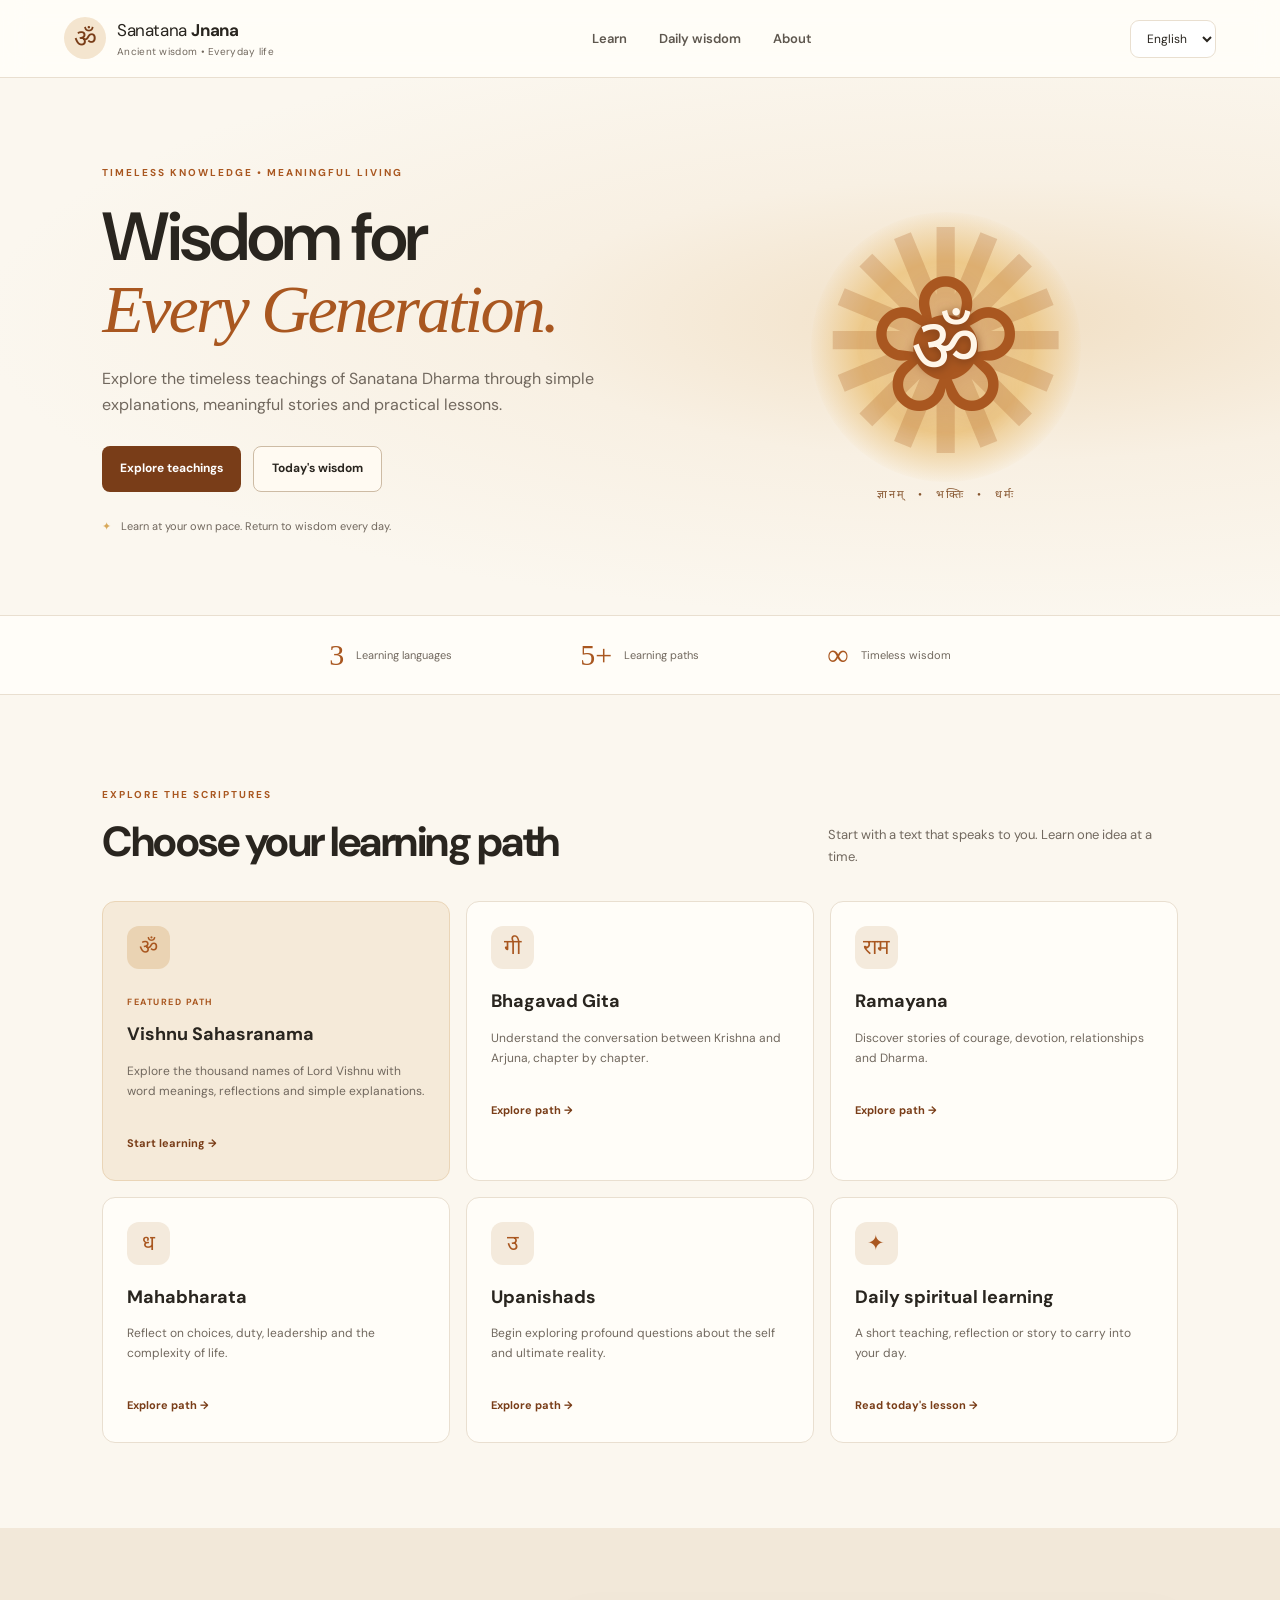
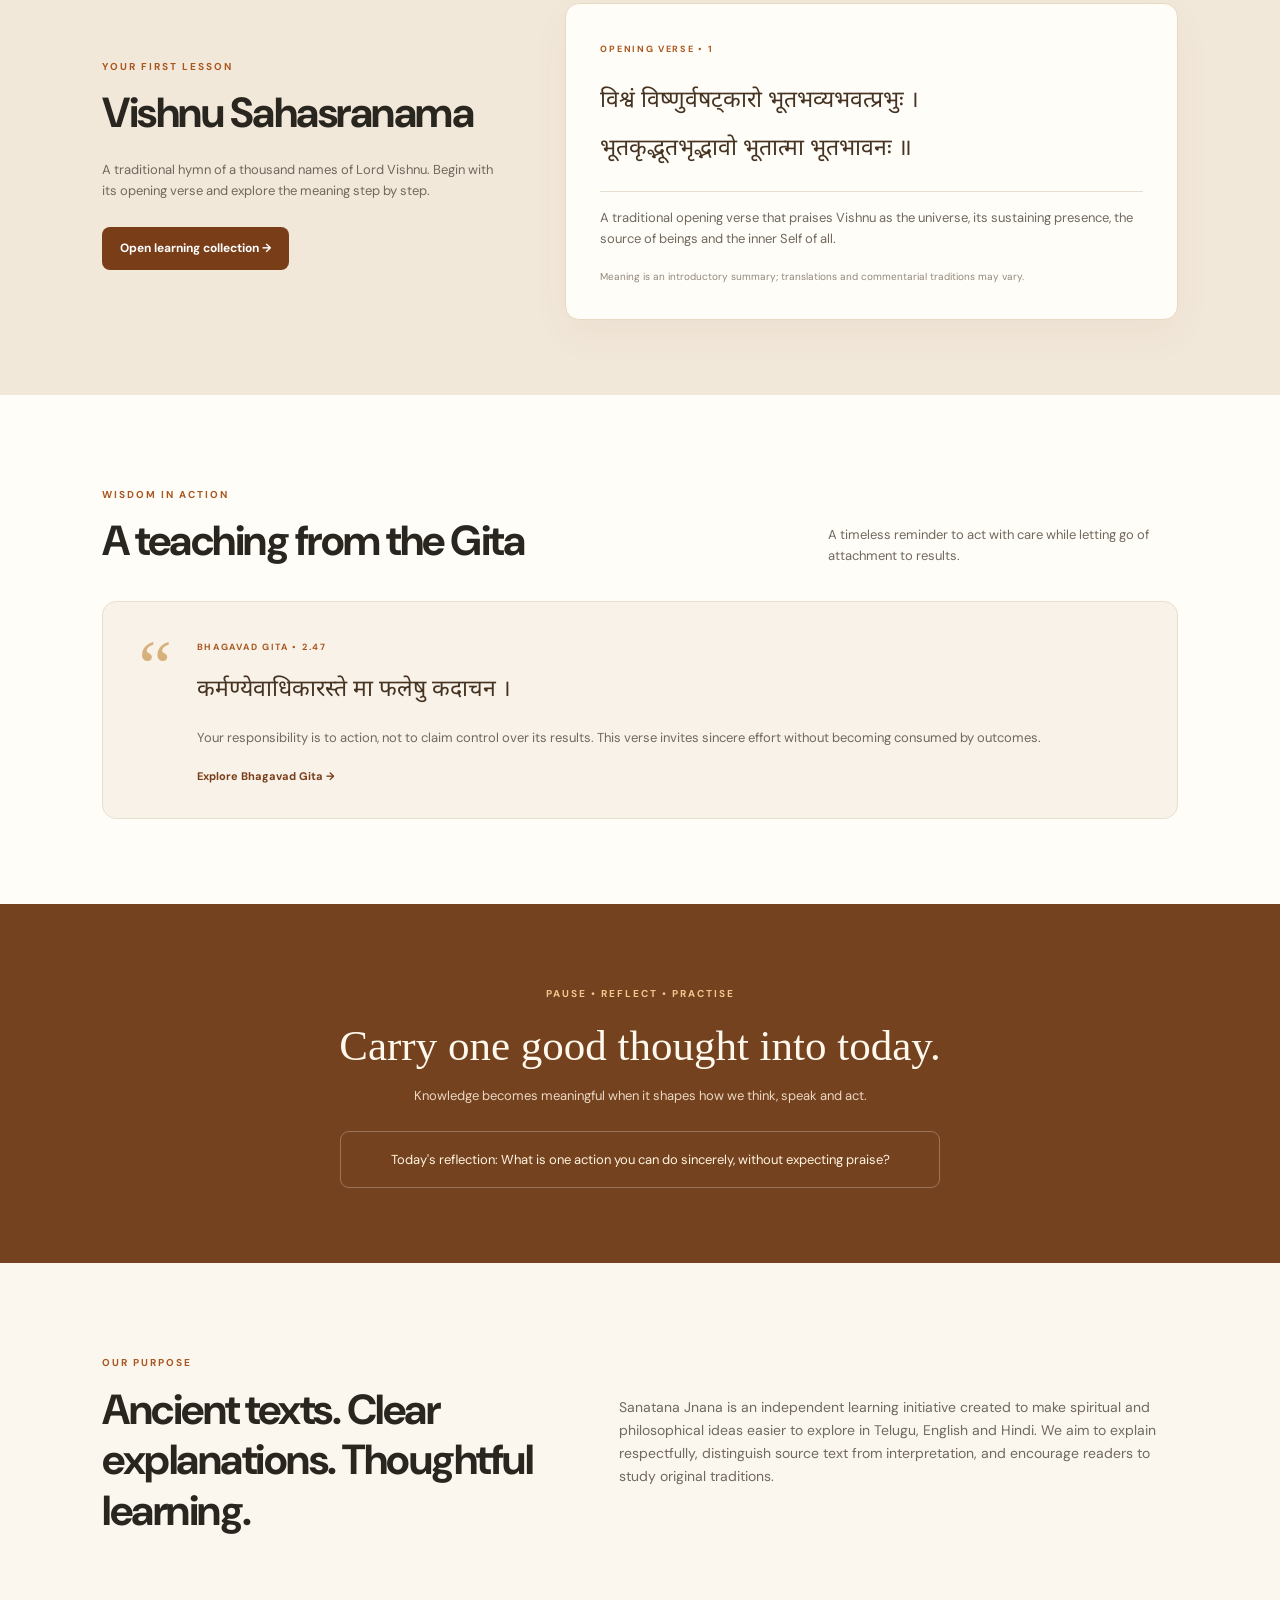
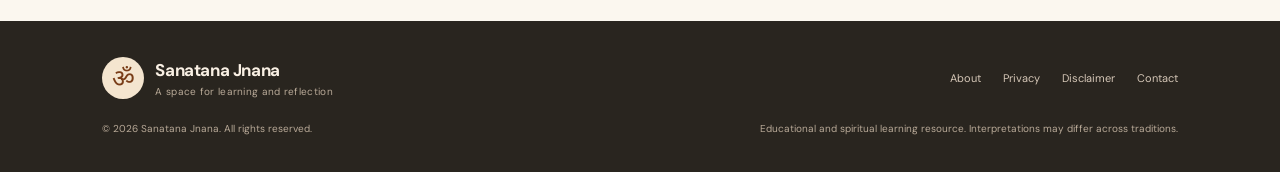
<file: index.html>
<!DOCTYPE html>
<html lang="en">
<head>
  <meta charset="UTF-8">
  <meta name="viewport" content="width=device-width, initial-scale=1.0">
  <meta name="description" content="Sanatana Jnana — explore Vishnu Sahasranama, Bhagavad Gita, Ramayana, Mahabharata and spiritual wisdom in Telugu, English and Hindi.">
  <meta name="theme-color" content="#7b3f16">
  <title>Sanatana Jnana | Wisdom for Every Generation</title>
  <link rel="preconnect" href="https://fonts.googleapis.com">
  <link rel="preconnect" href="https://fonts.gstatic.com" crossorigin>
  <link href="https://fonts.googleapis.com/css2?family=DM+Sans:wght@400;500;600;700&family=Noto+Sans+Devanagari:wght@400;500;600;700&family=Noto+Sans+Telugu:wght@400;500;600;700&display=swap" rel="stylesheet">
  <link rel="stylesheet" href="style.css">
</head>
<body>
<header class="site-header">
  <a class="brand" href="#home" aria-label="Sanatana Jnana home"><span class="brand-mark">ॐ</span><span>Sanatana <b>Jnana</b><small>Ancient wisdom • Everyday life</small></span></a>
  <nav id="mainNav" class="nav">
    <a href="#learn" data-i18n="navLearn">Learn</a><a href="#daily" data-i18n="navDaily">Daily wisdom</a><a href="#about" data-i18n="navAbout">About</a>
  </nav>
  <div class="header-actions">
    <label class="sr-only" for="language">Choose language</label>
    <select id="language" aria-label="Choose language"><option value="te">తెలుగు</option><option value="en" selected>English</option><option value="hi">हिन्दी</option></select>
    <button class="menu-toggle" id="menuToggle" aria-label="Toggle navigation">☰</button>
  </div>
</header>

<main>
<section class="hero" id="home">
  <div class="hero-content">
    <span class="eyebrow" data-i18n="heroEyebrow">TIMELESS KNOWLEDGE • MEANINGFUL LIVING</span>
    <h1 data-i18n="heroTitle">Wisdom for<br><em>Every Generation.</em></h1>
    <p data-i18n="heroText">Explore the timeless teachings of Sanatana Dharma through simple explanations, meaningful stories and practical lessons.</p>
    <div class="hero-buttons"><a class="btn btn-primary" href="#learn" data-i18n="explore">Explore teachings <span>→</span></a><a class="btn btn-outline" href="#daily" data-i18n="dailyButton">Today's wisdom</a></div>
    <div class="hero-note"><span>✦</span> <span data-i18n="heroNote">Learn at your own pace. Return to wisdom every day.</span></div>
  </div>
  <div class="hero-art" role="img" aria-label="Decorative illustration of a lotus and sacred geometry">
    <div class="sun-glow"></div><div class="mandala">✺</div><div class="lotus">❀</div><div class="om-symbol">ॐ</div>
    <div class="art-caption"><span>ज्ञानम्</span><span>•</span><span>भक्तिः</span><span>•</span><span>धर्मः</span></div>
  </div>
</section>

<section class="trust-strip"><div><strong>3</strong><span data-i18n="languages">Learning languages</span></div><div><strong>5+</strong><span data-i18n="paths">Learning paths</span></div><div><strong>∞</strong><span data-i18n="wisdom">Timeless wisdom</span></div></section>

<section class="section" id="learn">
  <div class="section-heading"><div><span class="eyebrow" data-i18n="discoverEyebrow">EXPLORE THE SCRIPTURES</span><h2 data-i18n="discoverTitle">Choose your learning path</h2></div><p data-i18n="discoverText">Start with a text that speaks to you. Learn one idea at a time.</p></div>
  <div class="learning-grid">
    <article class="learning-card featured"><div class="card-icon">ॐ</div><span class="card-tag" data-i18n="featured">FEATURED PATH</span><h3 data-i18n="vishnuTitle">Vishnu Sahasranama</h3><p data-i18n="vishnuDesc">Explore the thousand names of Lord Vishnu with word meanings, reflections and simple explanations.</p><a href="#vishnu" class="text-link" data-i18n="startLearning">Start learning →</a></article>
    <article class="learning-card"><div class="card-icon">गी</div><h3 data-i18n="gitaTitle">Bhagavad Gita</h3><p data-i18n="gitaDesc">Understand the conversation between Krishna and Arjuna, chapter by chapter.</p><a href="#gita" class="text-link" data-i18n="explorePath">Explore path →</a></article>
    <article class="learning-card"><div class="card-icon">राम</div><h3 data-i18n="ramTitle">Ramayana</h3><p data-i18n="ramDesc">Discover stories of courage, devotion, relationships and Dharma.</p><a href="#stories" class="text-link" data-i18n="explorePath">Explore path →</a></article>
    <article class="learning-card"><div class="card-icon">ध</div><h3 data-i18n="mahaTitle">Mahabharata</h3><p data-i18n="mahaDesc">Reflect on choices, duty, leadership and the complexity of life.</p><a href="#stories" class="text-link" data-i18n="explorePath">Explore path →</a></article>
    <article class="learning-card"><div class="card-icon">उ</div><h3 data-i18n="upaTitle">Upanishads</h3><p data-i18n="upaDesc">Begin exploring profound questions about the self and ultimate reality.</p><a href="#stories" class="text-link" data-i18n="explorePath">Explore path →</a></article>
    <article class="learning-card daily-card"><div class="card-icon">✦</div><h3 data-i18n="dailyTitle">Daily spiritual learning</h3><p data-i18n="dailyDesc">A short teaching, reflection or story to carry into your day.</p><a href="#daily" class="text-link" data-i18n="readToday">Read today's lesson →</a></article>
  </div>
</section>

<section class="lesson-section" id="vishnu">
  <div class="lesson-intro"><span class="eyebrow" data-i18n="firstLesson">YOUR FIRST LESSON</span><h2 data-i18n="vishnuLessonTitle">Vishnu Sahasranama</h2><p data-i18n="vishnuLessonIntro">A traditional hymn of a thousand names of Lord Vishnu. Begin with its opening verse and explore the meaning step by step.</p><a class="btn btn-primary" href="vishnu-sahasranama.html" data-i18n="openCollection">Open learning collection →</a></div>
  <div class="verse-card">
    <span class="verse-label" data-i18n="openingVerse">OPENING VERSE • 1</span>
    <div class="sanskrit">विश्वं विष्णुर्वषट्कारो भूतभव्यभवत्प्रभुः ।<br>भूतकृद्भूतभृद्भावो भूतात्मा भूतभावनः ॥</div>
    <div class="verse-divider"></div>
    <p data-i18n="verseMeaning">A traditional opening verse that praises Vishnu as the universe, its sustaining presence, the source of beings and the inner Self of all.</p>
    <span class="source-note" data-i18n="verseNote">Meaning is an introductory summary; translations and commentarial traditions may vary.</span>
  </div>
</section>

<section class="section gita-section" id="gita">
  <div class="section-heading"><div><span class="eyebrow" data-i18n="wisdomInAction">WISDOM IN ACTION</span><h2 data-i18n="gitaSpotTitle">A teaching from the Gita</h2></div><p data-i18n="gitaSpotText">A timeless reminder to act with care while letting go of attachment to results.</p></div>
  <div class="gita-quote"><div class="quote-mark">“</div><div><span class="verse-label">BHAGAVAD GITA • 2.47</span><div class="sanskrit">कर्मण्येवाधिकारस्ते मा फलेषु कदाचन ।</div><p data-i18n="gitaMeaning">Your responsibility is to action, not to claim control over its results. This verse invites sincere effort without becoming consumed by outcomes.</p><a class="text-link" href="bhagavad-gita.html" data-i18n="readGita">Explore Bhagavad Gita →</a></div></div>
</section>

<section class="daily-section" id="daily"><div class="daily-inner"><span class="eyebrow" data-i18n="pauseReflect">PAUSE • REFLECT • PRACTISE</span><h2 data-i18n="dailyHeading">Carry one good thought into today.</h2><p data-i18n="dailyBody">Knowledge becomes meaningful when it shapes how we think, speak and act.</p><div class="daily-prompt" data-i18n="dailyPrompt">Today's reflection: What is one action you can do sincerely, without expecting praise?</div></div></section>

<section class="section about-section" id="about"><div><span class="eyebrow" data-i18n="ourPurpose">OUR PURPOSE</span><h2 data-i18n="aboutTitle">Ancient texts. Clear explanations. Thoughtful learning.</h2></div><p data-i18n="aboutText">Sanatana Jnana is an independent learning initiative created to make spiritual and philosophical ideas easier to explore in Telugu, English and Hindi. We aim to explain respectfully, distinguish source text from interpretation, and encourage readers to study original traditions.</p></section>
</main>

<footer class="footer"><div class="footer-brand"><span class="brand-mark">ॐ</span><div><strong>Sanatana Jnana</strong><small data-i18n="footerLine">A space for learning and reflection</small></div></div><div class="footer-links"><a href="about.html" data-i18n="aboutLink">About</a><a href="privacy.html" data-i18n="privacyLink">Privacy</a><a href="disclaimer.html" data-i18n="disclaimerLink">Disclaimer</a><a href="contact.html" data-i18n="contactLink">Contact</a></div><p>© <span id="year"></span> Sanatana Jnana. <span data-i18n="rights">All rights reserved.</span></p><p class="footer-note" data-i18n="footerNote">Educational and spiritual learning resource. Interpretations may differ across traditions.</p></footer>
<script src="script.js"></script>
</body></html>
</file>
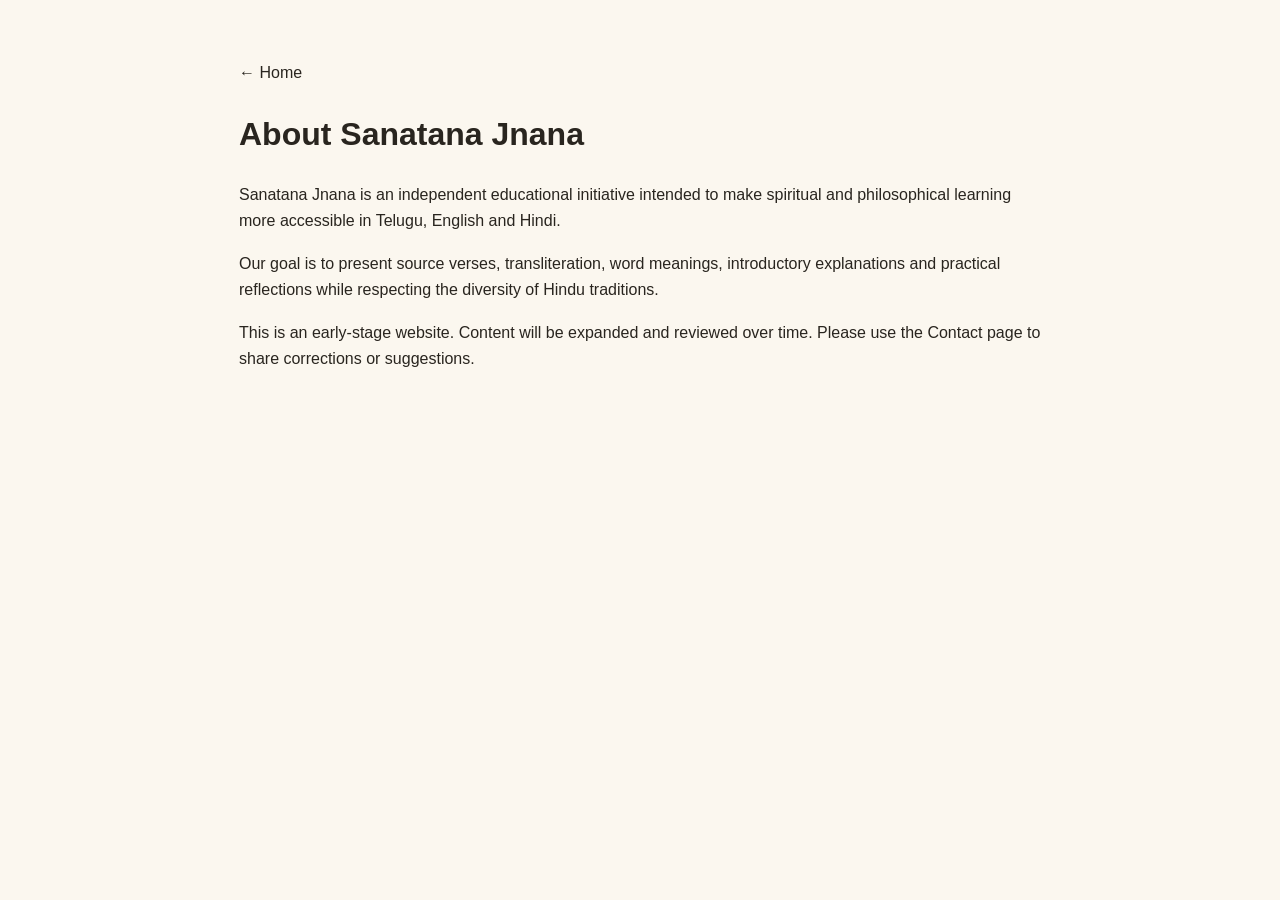
<file: about.html>
<!doctype html><html lang="en"><head><meta charset="utf-8"><meta name="viewport" content="width=device-width,initial-scale=1"><title>About | Sanatana Jnana</title><link rel="stylesheet" href="style.css"></head><body><main class="page" style="max-width:850px;margin:auto;padding:60px 24px"><a href="index.html">← Home</a><h1>About Sanatana Jnana</h1><p>Sanatana Jnana is an independent educational initiative intended to make spiritual and philosophical learning more accessible in Telugu, English and Hindi.</p><p>Our goal is to present source verses, transliteration, word meanings, introductory explanations and practical reflections while respecting the diversity of Hindu traditions.</p><p>This is an early-stage website. Content will be expanded and reviewed over time. Please use the Contact page to share corrections or suggestions.</p></main></body></html>
</file>
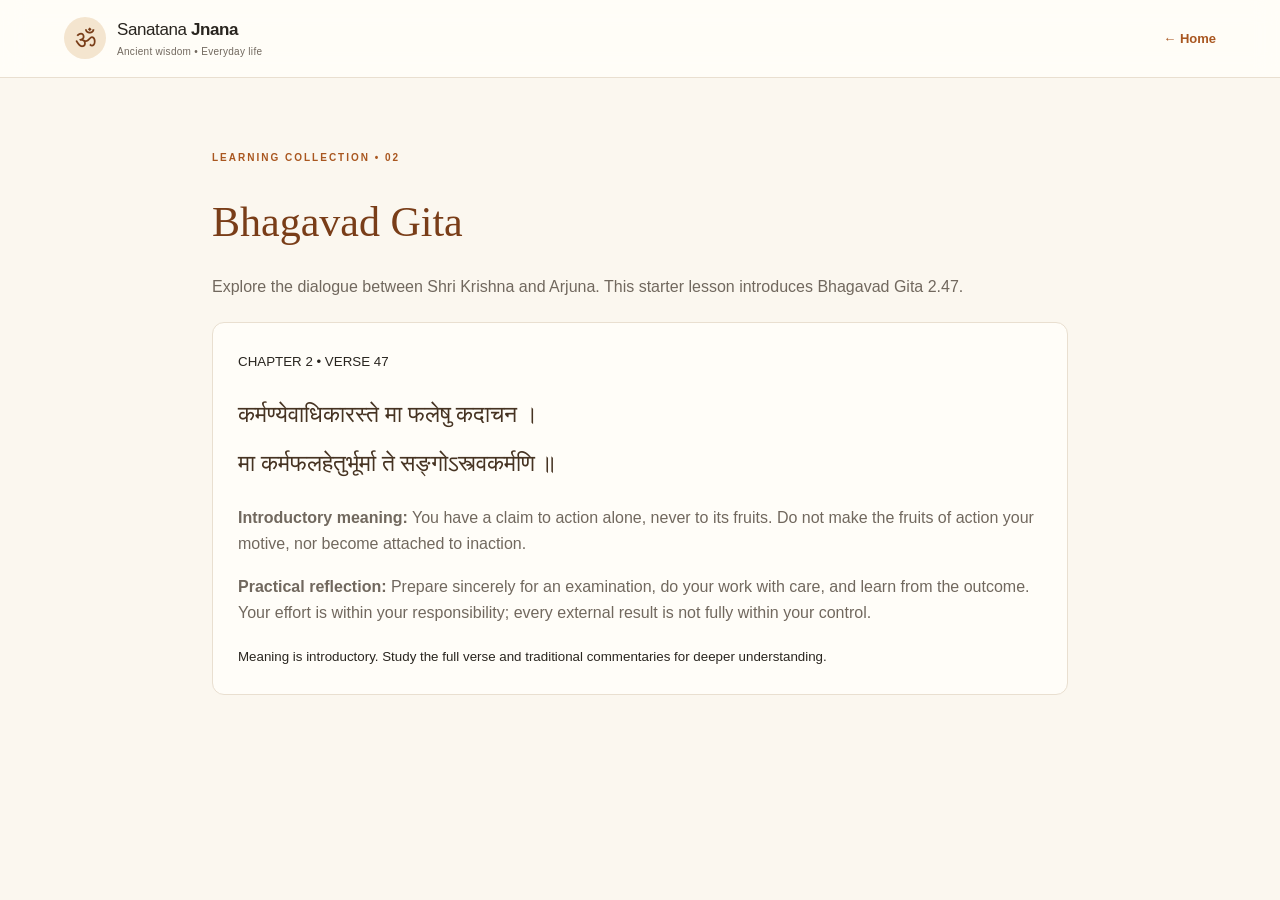
<file: bhagavad-gita.html>
<!doctype html><html lang="en"><head><meta charset="utf-8"><meta name="viewport" content="width=device-width,initial-scale=1"><title>Bhagavad Gita | Sanatana Jnana</title><link rel="stylesheet" href="style.css"><style>.page{max-width:900px;margin:auto;padding:65px 22px}.page h1{font:42px Georgia;color:#793d18}.verse-entry{background:#fffdf8;border:1px solid #e9dfd0;border-radius:12px;padding:25px;margin:22px 0}.page p{color:#71685e}.back{color:#a95720;font-weight:bold;font-size:13px}</style></head><body><header class="site-header"><a class="brand" href="index.html"><span class="brand-mark">ॐ</span><span>Sanatana <b>Jnana</b><small>Ancient wisdom • Everyday life</small></span></a><a class="back" href="index.html">← Home</a></header><main class="page"><span class="eyebrow">LEARNING COLLECTION • 02</span><h1>Bhagavad Gita</h1><p>Explore the dialogue between Shri Krishna and Arjuna. This starter lesson introduces Bhagavad Gita 2.47.</p><div class="verse-entry"><small>CHAPTER 2 • VERSE 47</small><div class="sanskrit">कर्मण्येवाधिकारस्ते मा फलेषु कदाचन ।<br>मा कर्मफलहेतुर्भूर्मा ते सङ्गोऽस्त्वकर्मणि ॥</div><p><b>Introductory meaning:</b> You have a claim to action alone, never to its fruits. Do not make the fruits of action your motive, nor become attached to inaction.</p><p><b>Practical reflection:</b> Prepare sincerely for an examination, do your work with care, and learn from the outcome. Your effort is within your responsibility; every external result is not fully within your control.</p><small>Meaning is introductory. Study the full verse and traditional commentaries for deeper understanding.</small></div></main></body></html>
</file>
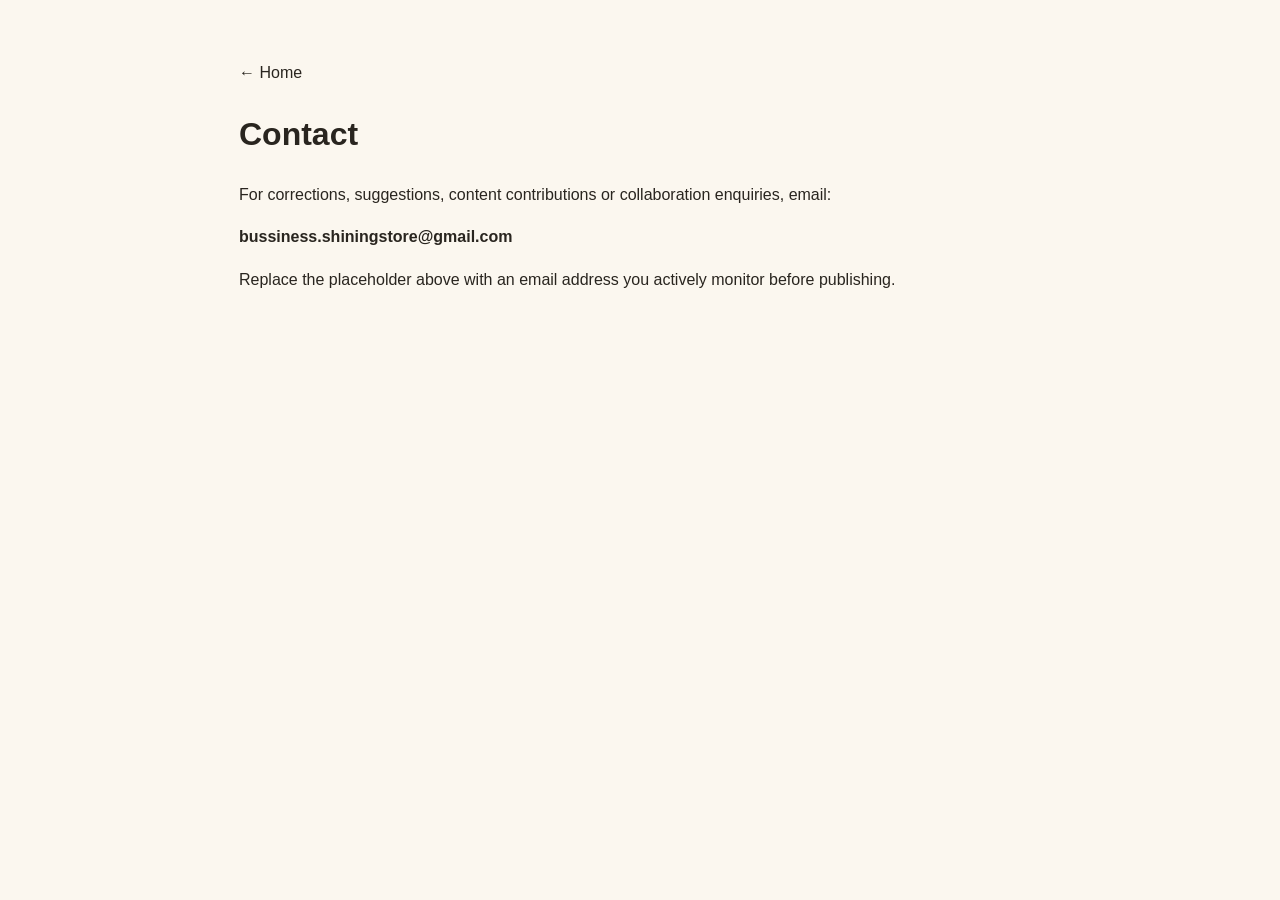
<file: contact.html>
<!doctype html><html lang="en"><head><meta charset="utf-8"><meta name="viewport" content="width=device-width,initial-scale=1"><title>Contact | Sanatana Jnana</title><link rel="stylesheet" href="style.css"></head><body><main class="page" style="max-width:850px;margin:auto;padding:60px 24px"><a href="index.html">← Home</a><h1>Contact</h1><p>For corrections, suggestions, content contributions or collaboration enquiries, email:</p><p><b>bussiness.shiningstore@gmail.com</b></p><p>Replace the placeholder above with an email address you actively monitor before publishing.</p></main></body></html>
</file>
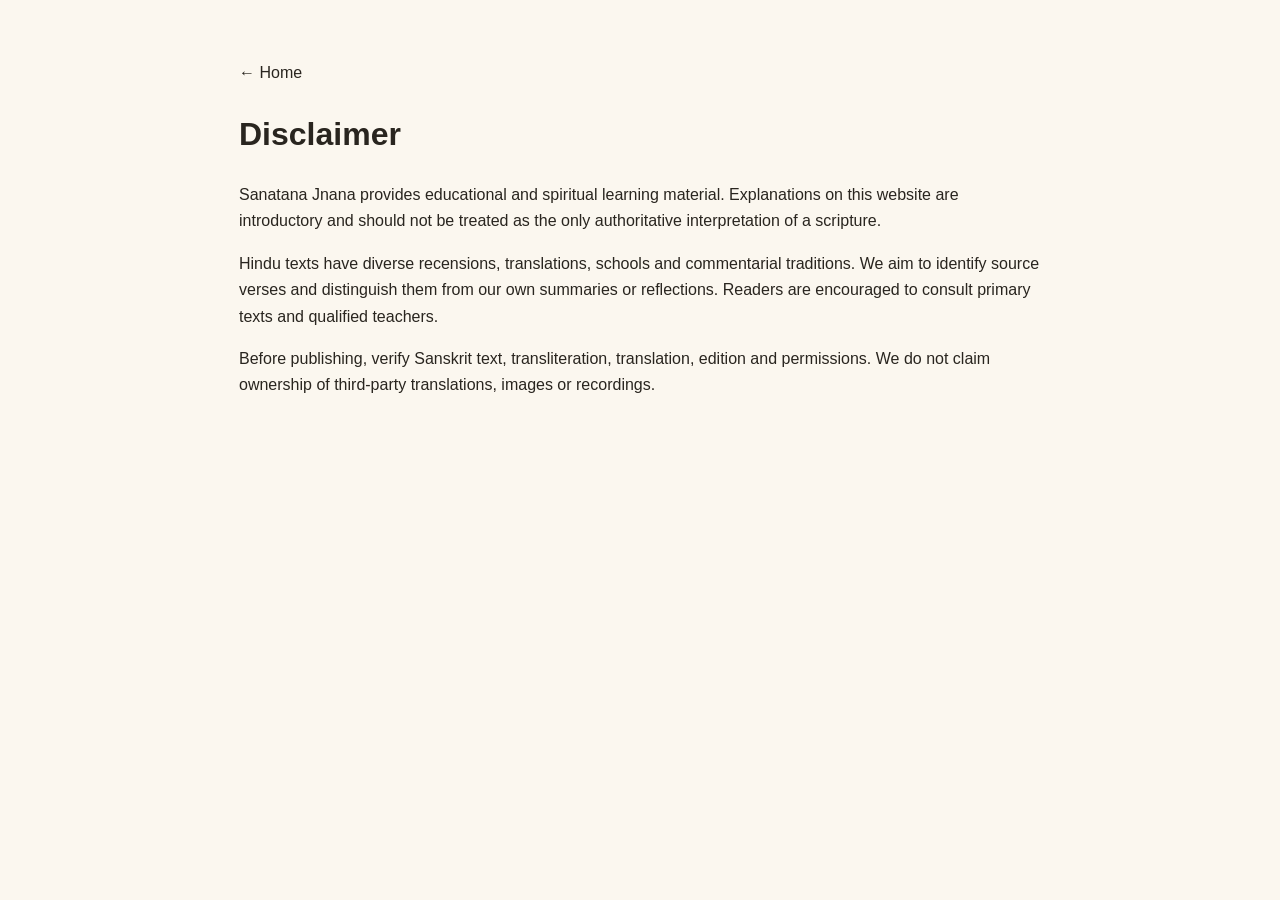
<file: disclaimer.html>
<!doctype html><html lang="en"><head><meta charset="utf-8"><meta name="viewport" content="width=device-width,initial-scale=1"><title>Disclaimer | Sanatana Jnana</title><link rel="stylesheet" href="style.css"></head><body><main class="page" style="max-width:850px;margin:auto;padding:60px 24px"><a href="index.html">← Home</a><h1>Disclaimer</h1><p>Sanatana Jnana provides educational and spiritual learning material. Explanations on this website are introductory and should not be treated as the only authoritative interpretation of a scripture.</p><p>Hindu texts have diverse recensions, translations, schools and commentarial traditions. We aim to identify source verses and distinguish them from our own summaries or reflections. Readers are encouraged to consult primary texts and qualified teachers.</p><p>Before publishing, verify Sanskrit text, transliteration, translation, edition and permissions. We do not claim ownership of third-party translations, images or recordings.</p></main></body></html>
</file>
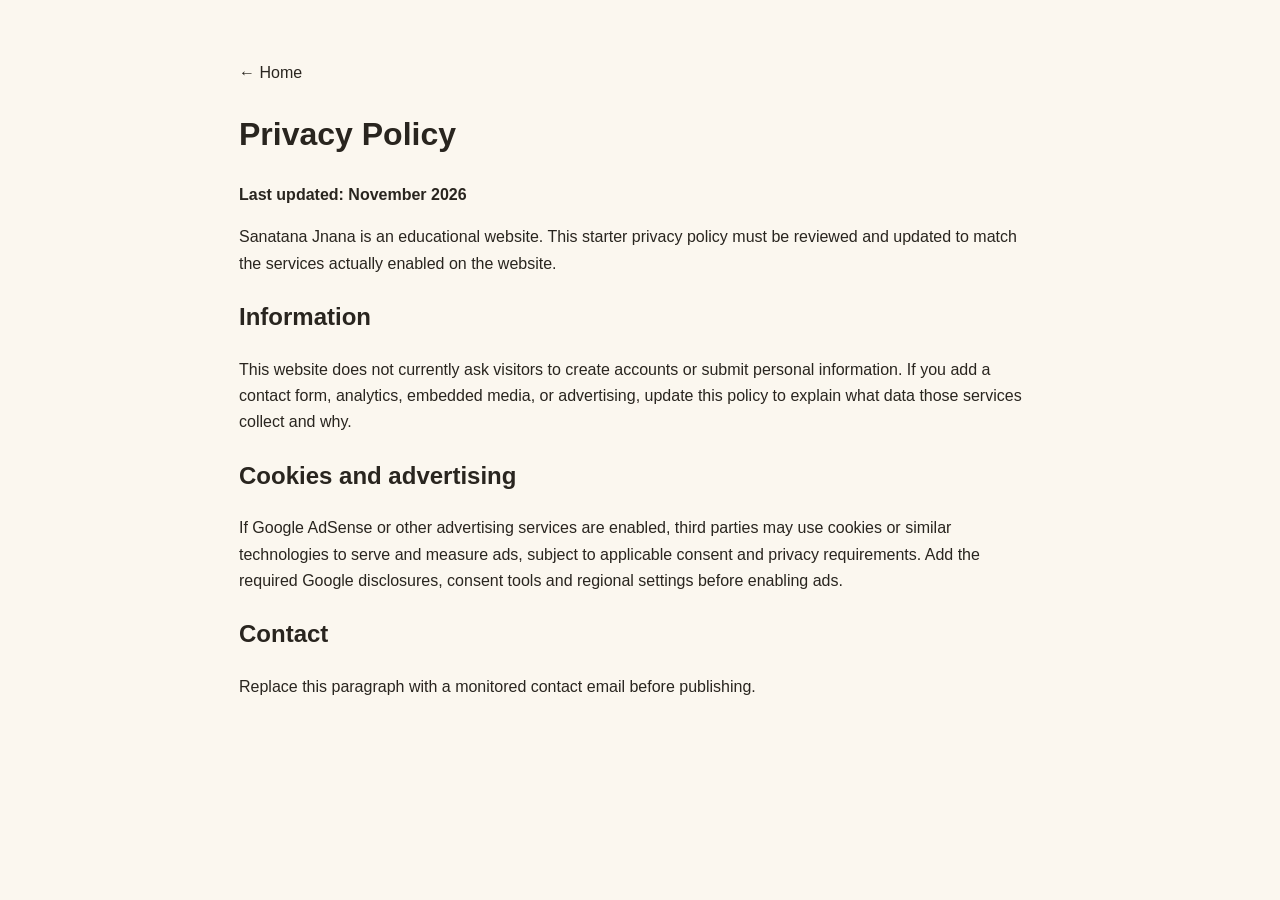
<file: privacy.html>
<!doctype html><html lang="en"><head><meta charset="utf-8"><meta name="viewport" content="width=device-width,initial-scale=1"><title>Privacy Policy | Sanatana Jnana</title><link rel="stylesheet" href="style.css"></head><body><main class="page" style="max-width:850px;margin:auto;padding:60px 24px"><a href="index.html">← Home</a><h1>Privacy Policy</h1><p><b>Last updated: November 2026</b></p><p>Sanatana Jnana is an educational website. This starter privacy policy must be reviewed and updated to match the services actually enabled on the website.</p><h2>Information</h2><p>This website does not currently ask visitors to create accounts or submit personal information. If you add a contact form, analytics, embedded media, or advertising, update this policy to explain what data those services collect and why.</p><h2>Cookies and advertising</h2><p>If Google AdSense or other advertising services are enabled, third parties may use cookies or similar technologies to serve and measure ads, subject to applicable consent and privacy requirements. Add the required Google disclosures, consent tools and regional settings before enabling ads.</p><h2>Contact</h2><p>Replace this paragraph with a monitored contact email before publishing.</p></main></body></html>
</file>
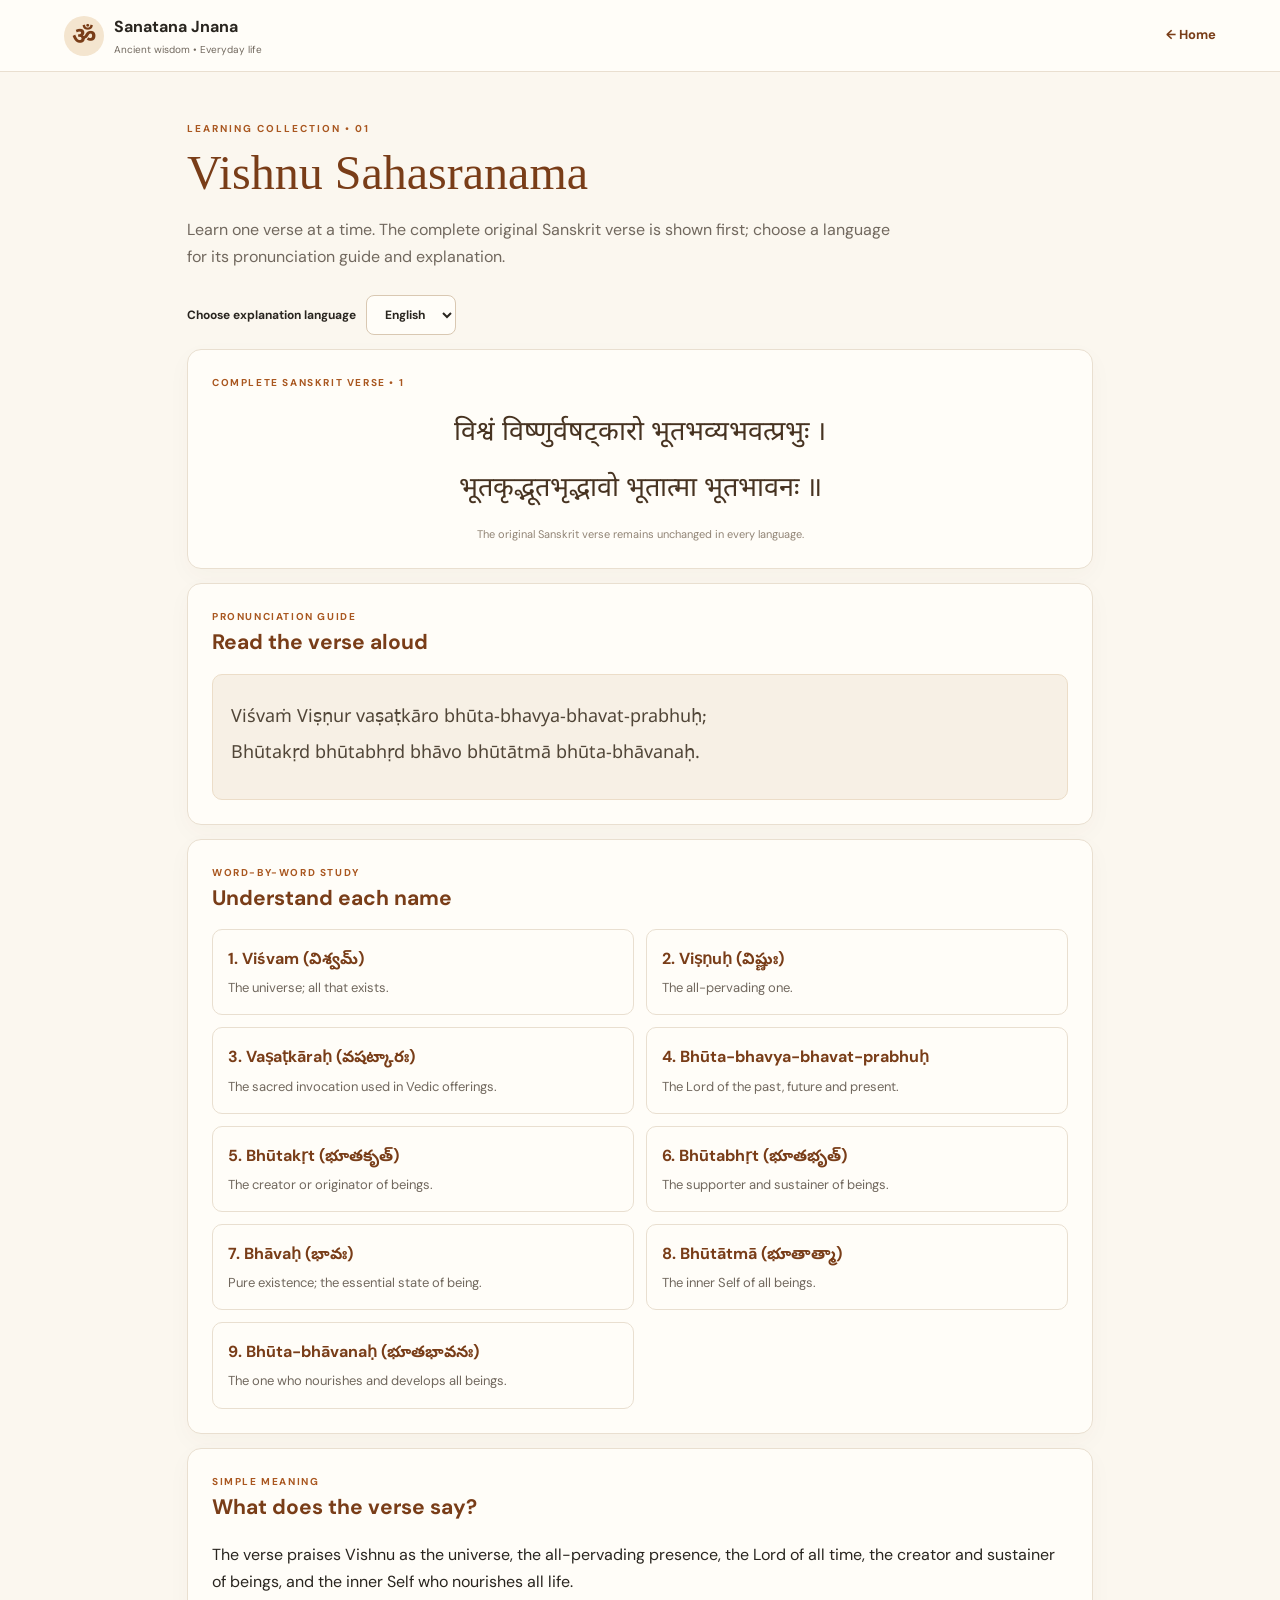
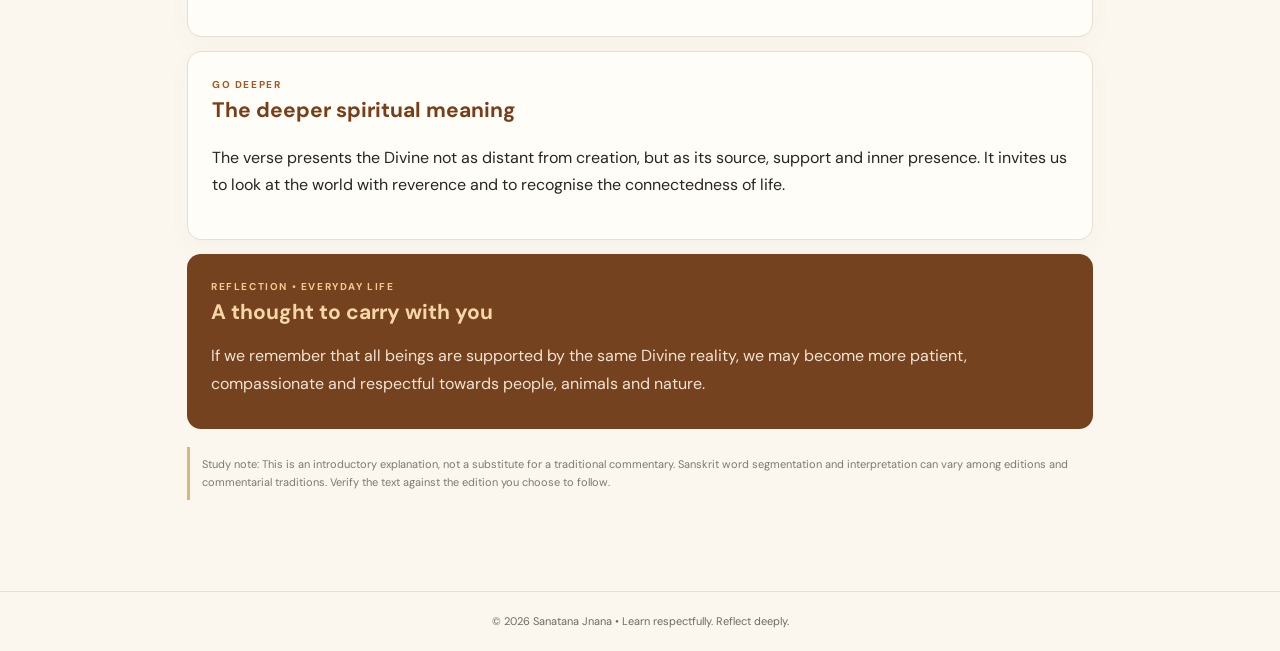
<file: vishnu-sahasranama.html>
<!doctype html>
<html lang="en">
<head>
<meta charset="utf-8">
<meta name="viewport" content="width=device-width, initial-scale=1">
<meta name="description" content="Learn Vishnu Sahasranama with the complete Sanskrit verse, pronunciation, word meanings and explanations in Telugu, English and Hindi.">
<title>Vishnu Sahasranama | Sanatana Jnana</title>
<link rel="preconnect" href="https://fonts.googleapis.com">
<link rel="preconnect" href="https://fonts.gstatic.com" crossorigin>
<link href="https://fonts.googleapis.com/css2?family=DM+Sans:wght@400;500;600;700&family=Noto+Sans+Devanagari:wght@400;500;600;700&family=Noto+Sans+Telugu:wght@400;500;600;700&display=swap" rel="stylesheet">
<style>
:root{--ink:#29251f;--muted:#71685e;--saffron:#a95720;--dark:#793d18;--cream:#fbf7ef;--paper:#fffdf8;--line:#e9dfd0;--pale:#f5ead9}
*{box-sizing:border-box}body{margin:0;background:var(--cream);color:var(--ink);font-family:"DM Sans","Noto Sans Telugu","Noto Sans Devanagari",sans-serif;line-height:1.7}
a{color:inherit;text-decoration:none}.top{height:72px;padding:0 max(5vw,20px);display:flex;justify-content:space-between;align-items:center;background:#fffdf8;border-bottom:1px solid var(--line)}
.brand{display:flex;align-items:center;gap:10px;font-weight:700}.om{width:40px;height:40px;border-radius:50%;background:#f4e5cf;color:var(--dark);display:grid;place-items:center;font-size:24px}.brand small{display:block;font-size:10px;color:var(--muted);font-weight:400}.home{font-size:13px;color:var(--dark);font-weight:700}
main{max-width:950px;margin:auto;padding:48px 22px 80px}.eyebrow{font-size:10px;letter-spacing:2px;color:var(--saffron);font-weight:700}.heading{display:flex;justify-content:space-between;gap:20px;align-items:end;flex-wrap:wrap}h1{font:clamp(34px,5vw,48px) Georgia,serif;color:var(--dark);margin:8px 0} .intro{color:var(--muted);max-width:720px;margin:8px 0 25px}
.language{display:flex;align-items:center;gap:10px;margin:22px 0 14px;font-size:12px;font-weight:700}.language select{border:1px solid #d9c8b2;background:#fffdf8;padding:10px 14px;border-radius:8px;font:inherit;color:var(--ink)}
.panel{background:var(--paper);border:1px solid var(--line);border-radius:14px;padding:24px;margin:14px 0;box-shadow:0 8px 25px #54371908}
.panel-label{font-size:10px;letter-spacing:1.6px;color:var(--saffron);font-weight:700}
.verse{font-family:"Noto Sans Devanagari",serif;text-align:center;font-size:clamp(19px,3vw,27px);line-height:2.05;color:#473321;margin:15px auto 8px}
.verse-note{text-align:center;font-size:11px;color:#918475;margin:0}
h2{font-size:21px;margin:0 0 12px;color:var(--dark)}h3{font-size:16px;margin:0 0 7px;color:var(--dark)}
.reading{background:#f7f0e5;border:1px solid #ecddc8;border-radius:10px;padding:18px;margin-top:14px}
.reading p{margin:8px 0;color:#514638}.reading .script{font-size:18px;line-height:2;font-family:"Noto Sans Telugu","Noto Sans Devanagari",sans-serif}
.grid{display:grid;grid-template-columns:repeat(2,minmax(0,1fr));gap:12px}.name{background:#fffdf8;border:1px solid var(--line);border-radius:10px;padding:15px}.name strong{color:var(--dark)}.name p{margin:5px 0 0;font-size:13px;color:var(--muted)}
.story{background:#75421f;color:#fff8ec;border-radius:14px;padding:24px;margin-top:14px}.story h2{color:#f6d7a8}.story p{color:#f2e4d2;margin:8px 0}
.note{font-size:11px;color:#81776b;border-left:3px solid #d8b77f;padding:8px 12px;margin-top:18px}
footer{border-top:1px solid var(--line);padding:20px;text-align:center;font-size:11px;color:var(--muted)}
@media(max-width:650px){.grid{grid-template-columns:1fr}.panel{padding:18px}main{padding-top:32px}.heading{display:block}.language{align-items:flex-start;flex-direction:column}}
</style>
</head>
<body>
<header class="top">
<a class="brand" href="index.html"><span class="om">ॐ</span><span>Sanatana Jnana<small>Ancient wisdom • Everyday life</small></span></a>
<a class="home" href="index.html">← Home</a>
</header>
<main>
<div class="eyebrow">LEARNING COLLECTION • 01</div>
<div class="heading"><h1 data-t="title">Vishnu Sahasranama</h1></div>
<p class="intro" data-t="intro">Learn one verse at a time. The complete original Sanskrit verse is shown first; choose a language for its pronunciation guide and explanation.</p>

<div class="language"><label for="language" data-t="choose">Choose explanation language</label>
<select id="language" aria-label="Choose explanation language"><option value="te">తెలుగు</option><option value="en" selected>English</option><option value="hi">हिन्दी</option></select></div>

<section class="panel" aria-labelledby="verse-heading">
<div class="panel-label" id="verse-heading" data-t="fullVerse">COMPLETE SANSKRIT VERSE • 1</div>
<div class="verse" lang="sa">विश्वं विष्णुर्वषट्कारो भूतभव्यभवत्प्रभुः ।<br>भूतकृद्भूतभृद्भावो भूतात्मा भूतभावनः ॥</div>
<p class="verse-note" data-t="always">The original Sanskrit verse remains unchanged in every language.</p>
</section>

<section class="panel">
<div class="panel-label" data-t="pronunciation">PRONUNCIATION GUIDE</div>
<h2 data-t="say">Read the verse aloud</h2>
<div class="reading"><p class="script" id="pronunciation" lang="en">Viśvaṁ Viṣṇur vaṣaṭkāro bhūta-bhavya-bhavat-prabhuḥ;<br>Bhūtakṛd bhūtabhṛd bhāvo bhūtātmā bhūta-bhāvanaḥ.</p></div>
</section>

<section class="panel">
<div class="panel-label" data-t="wordStudy">WORD-BY-WORD STUDY</div>
<h2 data-t="wordTitle">Understand each name</h2>
<div class="grid" id="wordMeanings">
<div class="name"><strong>1. Viśvam (విశ్వమ్)</strong><p>The universe; all that exists.</p></div>
<div class="name"><strong>2. Viṣṇuḥ (విష్ణుః)</strong><p>The all-pervading one.</p></div>
<div class="name"><strong>3. Vaṣaṭkāraḥ (వషట్కారః)</strong><p>The sacred invocation used in Vedic offerings.</p></div>
<div class="name"><strong>4. Bhūta-bhavya-bhavat-prabhuḥ</strong><p>The Lord of the past, future and present.</p></div>
<div class="name"><strong>5. Bhūtakṛt (భూతకృత్)</strong><p>The creator or originator of beings.</p></div>
<div class="name"><strong>6. Bhūtabhṛt (భూతభృత్)</strong><p>The supporter and sustainer of beings.</p></div>
<div class="name"><strong>7. Bhāvaḥ (భావః)</strong><p>Pure existence; the essential state of being.</p></div>
<div class="name"><strong>8. Bhūtātmā (భూతాత్మా)</strong><p>The inner Self of all beings.</p></div>
<div class="name"><strong>9. Bhūta-bhāvanaḥ (భూతభావనః)</strong><p>The one who nourishes and develops all beings.</p></div>
</div>
</section>

<section class="panel">
<div class="panel-label" data-t="simpleMeaning">SIMPLE MEANING</div>
<h2 data-t="meaningTitle">What does the verse say?</h2>
<p id="meaning">The verse praises Vishnu as the universe, the all-pervading presence, the Lord of all time, the creator and sustainer of beings, and the inner Self who nourishes all life.</p>
</section>

<section class="panel">
<div class="panel-label" data-t="deeper">GO DEEPER</div>
<h2 data-t="deeperTitle">The deeper spiritual meaning</h2>
<p id="deeperText">The verse presents the Divine not as distant from creation, but as its source, support and inner presence. It invites us to look at the world with reverence and to recognise the connectedness of life.</p>
</section>

<section class="story">
<div class="panel-label" style="color:#f4c98d" data-t="reflection">REFLECTION • EVERYDAY LIFE</div>
<h2 data-t="storyTitle">A thought to carry with you</h2>
<p id="storyText">If we remember that all beings are supported by the same Divine reality, we may become more patient, compassionate and respectful towards people, animals and nature.</p>
</section>

<p class="note" id="sourceNote">Study note: This is an introductory explanation, not a substitute for a traditional commentary. Sanskrit word segmentation and interpretation can vary among editions and commentarial traditions. Verify the text against the edition you choose to follow.</p>
</main>
<footer>© <span id="year"></span> Sanatana Jnana • Learn respectfully. Reflect deeply.</footer>
<script>
const content = {
en:{
title:"Vishnu Sahasranama",intro:"Learn one verse at a time. The complete original Sanskrit verse is shown first; choose a language for its pronunciation guide and explanation.",choose:"Choose explanation language",fullVerse:"COMPLETE SANSKRIT VERSE • 1",always:"The original Sanskrit verse remains unchanged in every language.",pronunciation:"PRONUNCIATION GUIDE",say:"Read the verse aloud",wordStudy:"WORD-BY-WORD STUDY",wordTitle:"Understand each name",simpleMeaning:"SIMPLE MEANING",meaningTitle:"What does the verse say?",deeper:"GO DEEPER",deeperTitle:"The deeper spiritual meaning",reflection:"REFLECTION • EVERYDAY LIFE",storyTitle:"A thought to carry with you",
pron:"Viśvaṁ Viṣṇur vaṣaṭkāro bhūta-bhavya-bhavat-prabhuḥ;<br>Bhūtakṛd bhūtabhṛd bhāvo bhūtātmā bhūta-bhāvanaḥ.",
words:[["1. Viśvam (విశ్వమ్)","The universe; all that exists."],["2. Viṣṇuḥ (విష్ణుః)","The all-pervading one."],["3. Vaṣaṭkāraḥ (వషట్కారః)","The sacred invocation used in Vedic offerings."],["4. Bhūta-bhavya-bhavat-prabhuḥ","The Lord of the past, future and present."],["5. Bhūtakṛt (భూతకృత్)","The creator or originator of beings."],["6. Bhūtabhṛt (భూతభృత్)","The supporter and sustainer of beings."],["7. Bhāvaḥ (భావః)","Pure existence; the essential state of being."],["8. Bhūtātmā (భూతాత్మా)","The inner Self of all beings."],["9. Bhūta-bhāvanaḥ (భూతభావనః)","The one who nourishes and develops all beings."]],
meaning:"The verse praises Vishnu as the universe, the all-pervading presence, the Lord of all time, the creator and sustainer of beings, and the inner Self who nourishes all life.",
deeperText:"The verse presents the Divine not as distant from creation, but as its source, support and inner presence. It invites us to look at the world with reverence and to recognise the connectedness of life.",
storyText:"If we remember that all beings are supported by the same Divine reality, we may become more patient, compassionate and respectful towards people, animals and nature.",
sourceNote:"Study note: This is an introductory explanation, not a substitute for a traditional commentary. Sanskrit word segmentation and interpretation can vary among editions and commentarial traditions. Verify the text against the edition you choose to follow."
},
te:{
title:"విష్ణు సహస్రనామం",intro:"ఒక్కో శ్లోకాన్ని క్రమంగా నేర్చుకుందాం. ముందుగా పూర్తి సంస్కృత శ్లోకం ఉంటుంది. ఆ తరువాత తెలుగు భాషలో ఉచ్చారణ, పదార్థం, భావం తెలుసుకోవచ్చు.",choose:"వివరణ భాషను ఎంచుకోండి",fullVerse:"పూర్తి సంస్కృత శ్లోకం • 1",always:"భాషను మార్చినా మూల సంస్కృత శ్లోకం మారదు.",pronunciation:"ఉచ్చారణ మార్గదర్శిని",say:"శ్లోకాన్ని చదవండి",wordStudy:"పదాల వారీగా అధ్యయనం",wordTitle:"ప్రతి నామాన్ని అర్థం చేసుకోండి",simpleMeaning:"సరళ భావం",meaningTitle:"ఈ శ్లోకం ఏమి చెబుతోంది?",deeper:"లోతుగా తెలుసుకుందాం",deeperTitle:"ఆధ్యాత్మిక అంతరార్థం",reflection:"ఆలోచన • దైనందిన జీవితం",storyTitle:"మన జీవితానికి ఒక ఆలోచన",
pron:"విశ్వం విష్ణుర్వషట్కారో భూతభవ్యభవత్ప్రభుః ।<br>భూతకృద్భూతభృద్భావో భూతాత్మా భూతభావనః ॥",
words:[["1. విశ్వమ్ (Viśvam)","సమస్త విశ్వం; ఉన్నదంతా."],["2. విష్ణుః (Viṣṇuḥ)","అంతటా వ్యాపించి ఉన్నవాడు."],["3. వషట్కారః (Vaṣaṭkāraḥ)","వేద యజ్ఞాలలో ఉపయోగించే పవిత్ర ఆహ్వాన మంత్ర స్వరూపుడు."],["4. భూత-భవ్య-భవత్-ప్రభుః","గతం, భవిష్యత్తు, వర్తమాన కాలాలకు ప్రభువు."],["5. భూతకృత్ (Bhūtakṛt)","సమస్త జీవుల సృష్టికర్త."],["6. భూతభృత్ (Bhūtabhṛt)","సమస్త జీవులను పోషించి, నిలబెట్టేవాడు."],["7. భావః (Bhāvaḥ)","స్వచ్ఛమైన ఉనికి; సత్తాస్వరూపుడు."],["8. భూతాత్మా (Bhūtātmā)","సమస్త జీవులలోని అంతరాత్మ."],["9. భూతభావనః (Bhūta-bhāvanaḥ)","సమస్త జీవులను అభివృద్ధి చేసి పోషించేవాడు."]],
meaning:"ఈ శ్లోకం విష్ణువును విశ్వస్వరూపుడిగా, అంతటా వ్యాపించి ఉన్న పరమాత్మగా, మూడు కాలాలకు ప్రభువుగా, సమస్త జీవుల సృష్టికర్తగా, పోషకుడిగా, అందరిలోని అంతరాత్మగా స్తుతిస్తుంది.",
deeperText:"దైవం సృష్టికి దూరంగా ఉండే శక్తి మాత్రమే కాదని, సృష్టికి మూలం, ఆధారం, ప్రతి జీవిలోని అంతరస్వరూపమని ఈ శ్లోకం తెలియజేస్తుంది. ప్రపంచాన్ని గౌరవంతో చూడాలని, జీవుల మధ్య ఉన్న అనుబంధాన్ని గుర్తించాలని ప్రేరేపిస్తుంది.",
storyText:"ప్రతి జీవిలోనూ ఒకే దైవిక ఆధారం ఉందని గుర్తుంచుకుంటే, మనుషులు, జంతువులు, ప్రకృతి పట్ల మరింత సహనం, దయ, గౌరవంతో వ్యవహరించగలం.",
sourceNote:"అధ్యయన గమనిక: ఇది పరిచయ స్థాయి భావవివరణ మాత్రమే; సంప్రదాయ వ్యాఖ్యానానికి ప్రత్యామ్నాయం కాదు. పాఠభేదాలు, పదవిభజన, వ్యాఖ్యానాలు సంప్రదాయాన్ని బట్టి మారవచ్చు. మీరు అనుసరించే ప్రామాణిక గ్రంథంతో శ్లోకాన్ని పరిశీలించండి."
},
hi:{
title:"विष्णु सहस्रनाम",intro:"एक समय में एक श्लोक सीखें। सबसे पहले पूरा मूल संस्कृत श्लोक दिखाया गया है। फिर हिंदी में उच्चारण, शब्दार्थ और भाव समझें।",choose:"व्याख्या की भाषा चुनें",fullVerse:"पूर्ण संस्कृत श्लोक • 1",always:"भाषा बदलने पर भी मूल संस्कृत श्लोक अपरिवर्तित रहेगा।",pronunciation:"उच्चारण मार्गदर्शिका",say:"श्लोक का पाठ करें",wordStudy:"शब्द-दर-शब्द अध्ययन",wordTitle:"प्रत्येक नाम को समझें",simpleMeaning:"सरल भावार्थ",meaningTitle:"इस श्लोक का अर्थ क्या है?",deeper:"गहराई से समझें",deeperTitle:"आध्यात्मिक गूढ़ अर्थ",reflection:"चिंतन • दैनिक जीवन",storyTitle:"जीवन के लिए एक विचार",
pron:"विश्वं विष्णुर्वषट्कारो भूतभव्यभवत्प्रभुः ।<br>भूतकृद्भूतभृद्भावो भूतात्मा भूतभावनः ॥",
words:[["1. विश्वम् (Viśvam)","संपूर्ण ब्रह्मांड; जो कुछ भी अस्तित्व में है।"],["2. विष्णुः (Viṣṇuḥ)","वह जो सर्वत्र व्याप्त है।"],["3. वषट्कारः (Vaṣaṭkāraḥ)","वैदिक यज्ञों में प्रयुक्त पवित्र आह्वान का स्वरूप।"],["4. भूत-भव्य-भवत्-प्रभुः","भूत, भविष्य और वर्तमान—तीनों कालों के प्रभु।"],["5. भूतकृत् (Bhūtakṛt)","समस्त प्राणियों के स्रष्टा।"],["6. भूतभृत् (Bhūtabhṛt)","समस्त प्राणियों का पालन और धारण करने वाले।"],["7. भावः (Bhāvaḥ)","शुद्ध अस्तित्व; मूल सत्ता।"],["8. भूतात्मा (Bhūtātmā)","सभी प्राणियों के भीतर स्थित आत्मा।"],["9. भूतभावनः (Bhūta-bhāvanaḥ)","समस्त प्राणियों का पोषण और विकास करने वाले।"]],
meaning:"यह श्लोक विष्णु को संपूर्ण ब्रह्मांड, सर्वव्यापक सत्ता, तीनों कालों के प्रभु, प्राणियों के स्रष्टा और पालक तथा सबके अंतरात्मा के रूप में स्तुति करता है।",
deeperText:"यह श्लोक दिव्यता को सृष्टि से अलग नहीं, बल्कि उसका स्रोत, आधार और प्रत्येक प्राणी के भीतर उपस्थित मानता है। यह हमें संसार को श्रद्धा से देखने और जीवन की परस्पर संबद्धता पहचानने की प्रेरणा देता है।",
storyText:"यदि हम याद रखें कि सभी प्राणी एक ही दिव्य आधार से पोषित हैं, तो हम मनुष्यों, पशुओं और प्रकृति के प्रति अधिक धैर्यवान, करुणामय और सम्मानपूर्ण बन सकते हैं।",
sourceNote:"अध्ययन टिप्पणी: यह प्रारंभिक भावार्थ है, पारंपरिक भाष्य का विकल्प नहीं। विभिन्न पाठों और भाष्य-परंपराओं में पद-विभाजन तथा अर्थ में अंतर हो सकता है। अपने चुने हुए प्रामाणिक संस्करण से पाठ की पुष्टि करें।"
}
};
function render(lang){
 const d=content[lang]||content.en;
 document.documentElement.lang=lang;
 document.querySelectorAll("[data-t]").forEach(el=>{const k=el.dataset.t;if(d[k])el.textContent=d[k]});
 document.getElementById("pronunciation").innerHTML=d.pron;
 document.getElementById("pronunciation").lang=lang;
 document.getElementById("meaning").textContent=d.meaning;
 document.getElementById("deeperText").textContent=d.deeperText;
 document.getElementById("storyText").textContent=d.storyText;
 document.getElementById("sourceNote").textContent=d.sourceNote;
 document.getElementById("wordMeanings").innerHTML=d.words.map(w=>`<div class="name"><strong>${w[0]}</strong><p>${w[1]}</p></div>`).join("");
 try{localStorage.setItem("sj-vishnu-language",lang)}catch(e){}
}
const select=document.getElementById("language");
let initial="en";try{initial=localStorage.getItem("sj-vishnu-language")||"en"}catch(e){}
select.value=initial;render(initial);select.addEventListener("change",e=>render(e.target.value));
document.getElementById("year").textContent=new Date().getFullYear();
</script>
</body></html>
</file>
<file: style.css>
:root{--ink:#29251f;--muted:#71685e;--saffron:#a95720;--saffron-dark:#793d18;--cream:#fbf7ef;--paper:#fffdf8;--line:#e9dfd0;--gold:#d8a95b;--green:#586b50}*{box-sizing:border-box}html{scroll-behavior:smooth;scroll-padding-top:85px}body{margin:0;background:var(--cream);color:var(--ink);font-family:"DM Sans","Noto Sans Telugu","Noto Sans Devanagari",sans-serif;line-height:1.65}a{color:inherit;text-decoration:none}.site-header{height:78px;padding:0 max(5vw,22px);display:flex;align-items:center;justify-content:space-between;background:rgba(255,253,248,.94);border-bottom:1px solid var(--line);position:sticky;top:0;z-index:10;backdrop-filter:blur(12px)}.brand,.footer-brand{display:flex;align-items:center;gap:11px;font-size:17px;letter-spacing:-.4px}.brand small,.footer-brand small{display:block;font-size:10px;color:var(--muted);letter-spacing:.3px}.brand-mark{display:grid;place-items:center;width:42px;height:42px;border-radius:50%;background:#f4e5cf;color:var(--saffron-dark);font-size:25px}.nav{display:flex;gap:32px;color:#5e574e;font-size:13px;font-weight:600}.nav a:hover,.footer a:hover{color:var(--saffron)}.header-actions{display:flex;gap:10px;align-items:center}select{border:1px solid var(--line);background:white;padding:9px 12px;border-radius:9px;color:var(--ink);font:inherit;font-size:12px}.menu-toggle{display:none;border:0;background:none;font-size:22px}.hero{min-height:530px;padding:80px max(8vw,25px);display:grid;grid-template-columns:1.1fr .9fr;align-items:center;gap:45px;background:radial-gradient(ellipse at 78% 45%,#f1dfc4 0%,#f8f0e3 34%,#fbf7ef 72%)}.hero-content{max-width:610px}.eyebrow{font-size:10px;font-weight:700;letter-spacing:2px;color:var(--saffron);display:inline-block}.hero h1{font-size:clamp(42px,5.5vw,68px);line-height:1.06;letter-spacing:-2.8px;margin:17px 0 20px;font-weight:600}.hero h1 em{font-family:Georgia,serif;color:var(--saffron);font-weight:400}.hero-content>p{max-width:520px;color:var(--muted);font-size:16px}.hero-buttons{display:flex;gap:12px;flex-wrap:wrap;margin-top:28px}.btn{padding:12px 18px;border-radius:8px;font-size:12px;font-weight:700;display:inline-flex;gap:15px;align-items:center;transition:.2s}.btn-primary{background:var(--saffron-dark);color:white}.btn-primary:hover{background:#57290f;transform:translateY(-2px)}.btn-outline{border:1px solid #cdbba4;background:#fffaf2}.hero-note{font-size:11px;color:var(--muted);margin-top:25px}.hero-note span:first-child{color:var(--gold);margin-right:7px}.hero-art{height:350px;position:relative;display:grid;place-items:center;overflow:hidden}.sun-glow{position:absolute;width:270px;height:270px;border-radius:50%;background:radial-gradient(circle,#f5dcae 0%,#edc98a 45%,rgba(237,201,138,0) 72%)}.mandala{position:absolute;font-size:310px;color:rgba(169,87,32,.24);line-height:1}.lotus{position:absolute;font-size:190px;color:#a95720;text-shadow:0 9px 22px #a9572030}.om-symbol{position:absolute;color:#fff6e8;font-size:76px;text-shadow:0 2px 10px #793d18}.art-caption{position:absolute;bottom:18px;display:flex;gap:12px;color:#86552e;font-size:11px;letter-spacing:2px}.trust-strip{background:#fffdf8;border-top:1px solid var(--line);border-bottom:1px solid var(--line);display:flex;justify-content:center;gap:clamp(45px,10vw,150px);padding:22px}.trust-strip div{display:flex;align-items:center;gap:12px}.trust-strip strong{font:30px Georgia;color:var(--saffron)}.trust-strip span{font-size:11px;color:var(--muted)}.section{padding:85px max(8vw,25px)}.section-heading{display:flex;justify-content:space-between;align-items:end;gap:30px;margin-bottom:34px}.section h2,.lesson-intro h2,.about-section h2{font-size:clamp(29px,3.3vw,42px);letter-spacing:-1.5px;line-height:1.2;margin:10px 0 0}.section-heading>p{max-width:350px;color:var(--muted);font-size:13px;margin:0}.learning-grid{display:grid;grid-template-columns:repeat(3,1fr);gap:16px}.learning-card{background:var(--paper);border:1px solid var(--line);border-radius:13px;padding:24px;min-height:220px;transition:.2s}.learning-card:hover{transform:translateY(-4px);box-shadow:0 12px 30px #5437190d}.learning-card.featured{background:#f5ead9;border-color:#ead5b7}.card-icon{width:43px;height:43px;border-radius:12px;background:#f4eadc;color:var(--saffron);display:grid;place-items:center;font-size:21px;margin-bottom:18px}.featured .card-icon{background:#ead3b3}.card-tag{font-size:9px;letter-spacing:1.5px;color:var(--saffron);font-weight:700}.learning-card h3{font-size:18px;margin:7px 0}.learning-card p{font-size:12px;color:var(--muted);min-height:55px}.text-link{font-size:11px;color:var(--saffron-dark);font-weight:700}.lesson-section{padding:75px max(8vw,25px);background:#f2e8d9;display:grid;grid-template-columns:.8fr 1.2fr;gap:55px;align-items:center}.lesson-intro p{color:var(--muted);font-size:13px;margin:20px 0 25px}.verse-card{background:#fffdf8;border:1px solid #e9d9c4;border-radius:14px;padding:30px 34px;box-shadow:0 15px 40px #5437190b}.verse-label{font-size:9px;letter-spacing:1.7px;color:var(--saffron);font-weight:700}.sanskrit{font-family:"Noto Sans Devanagari",serif;font-size:clamp(17px,2vw,23px);line-height:2.1;margin:17px 0;color:#463322}.verse-divider{height:1px;background:var(--line);margin:15px 0}.verse-card p,.gita-quote p{font-size:13px;color:var(--muted)}.source-note{font-size:10px;color:#92877a}.gita-section{background:#fffdf8}.gita-quote{display:flex;gap:25px;background:#f8f2e8;border:1px solid var(--line);border-radius:14px;padding:30px 35px}.quote-mark{font:75px Georgia;color:#d7b17b;line-height:.9}.gita-quote .sanskrit{margin:8px 0}.daily-section{padding:75px 25px;text-align:center;background:#75421f;color:#fff8ec}.daily-section .eyebrow{color:#f0c78e}.daily-inner{max-width:700px;margin:auto}.daily-section h2{font:clamp(30px,4vw,43px) Georgia;margin:15px 0}.daily-section p{color:#ead7c2;font-size:13px}.daily-prompt{margin:25px auto 0;padding:17px 22px;max-width:600px;border:1px solid #ffffff45;border-radius:9px;font-size:13px;color:#fff4df}.about-section{display:grid;grid-template-columns:.9fr 1.1fr;gap:60px;align-items:center}.about-section>p{color:var(--muted);font-size:14px}.footer{background:#29251f;color:#f9f0e4;padding:35px max(8vw,25px);display:grid;grid-template-columns:1fr 1fr;gap:20px;align-items:center}.footer-brand small{color:#b9aa98}.footer-links{display:flex;justify-content:flex-end;gap:22px;font-size:11px;color:#d5c7b7}.footer>p{font-size:10px;color:#b9aa98;margin:0}.footer-note{text-align:right}.sr-only{position:absolute;width:1px;height:1px;padding:0;margin:-1px;overflow:hidden;clip:rect(0,0,0,0);white-space:nowrap;border:0}
@media(max-width:800px){.hero{grid-template-columns:1fr;padding-top:60px;gap:5px}.hero-art{height:260px}.section-heading{display:block}.section-heading>p{margin-top:12px}.learning-grid{grid-template-columns:repeat(2,1fr)}.lesson-section{grid-template-columns:1fr;gap:25px}.about-section{grid-template-columns:1fr;gap:15px}}
@media(max-width:560px){.site-header{height:68px;padding:0 17px}.brand{font-size:15px}.brand-mark{width:36px;height:36px}.menu-toggle{display:block}.nav{display:none;position:absolute;top:68px;left:0;right:0;padding:18px 22px;background:#fffdf8;border-bottom:1px solid var(--line);flex-direction:column;gap:15px}.nav.open{display:flex}.hero{padding:54px 23px 25px;min-height:auto}.hero h1{font-size:46px}.hero-content>p{font-size:14px}.hero-art{height:220px}.mandala{font-size:240px}.lotus{font-size:145px}.om-symbol{font-size:58px}.trust-strip{gap:18px;padding:18px 10px}.trust-strip div{gap:6px;flex-direction:column}.trust-strip strong{font-size:24px}.trust-strip span{font-size:9px;text-align:center}.section{padding:60px 22px}.learning-grid{grid-template-columns:1fr}.learning-card{min-height:0}.learning-card p{min-height:0}.lesson-section{padding:60px 22px}.verse-card{padding:22px}.gita-quote{padding:22px;gap:10px}.quote-mark{font-size:50px}.footer{grid-template-columns:1fr;padding:30px 22px}.footer-links{justify-content:flex-start;flex-wrap:wrap;gap:15px}.footer-note{text-align:left}}
</file>
